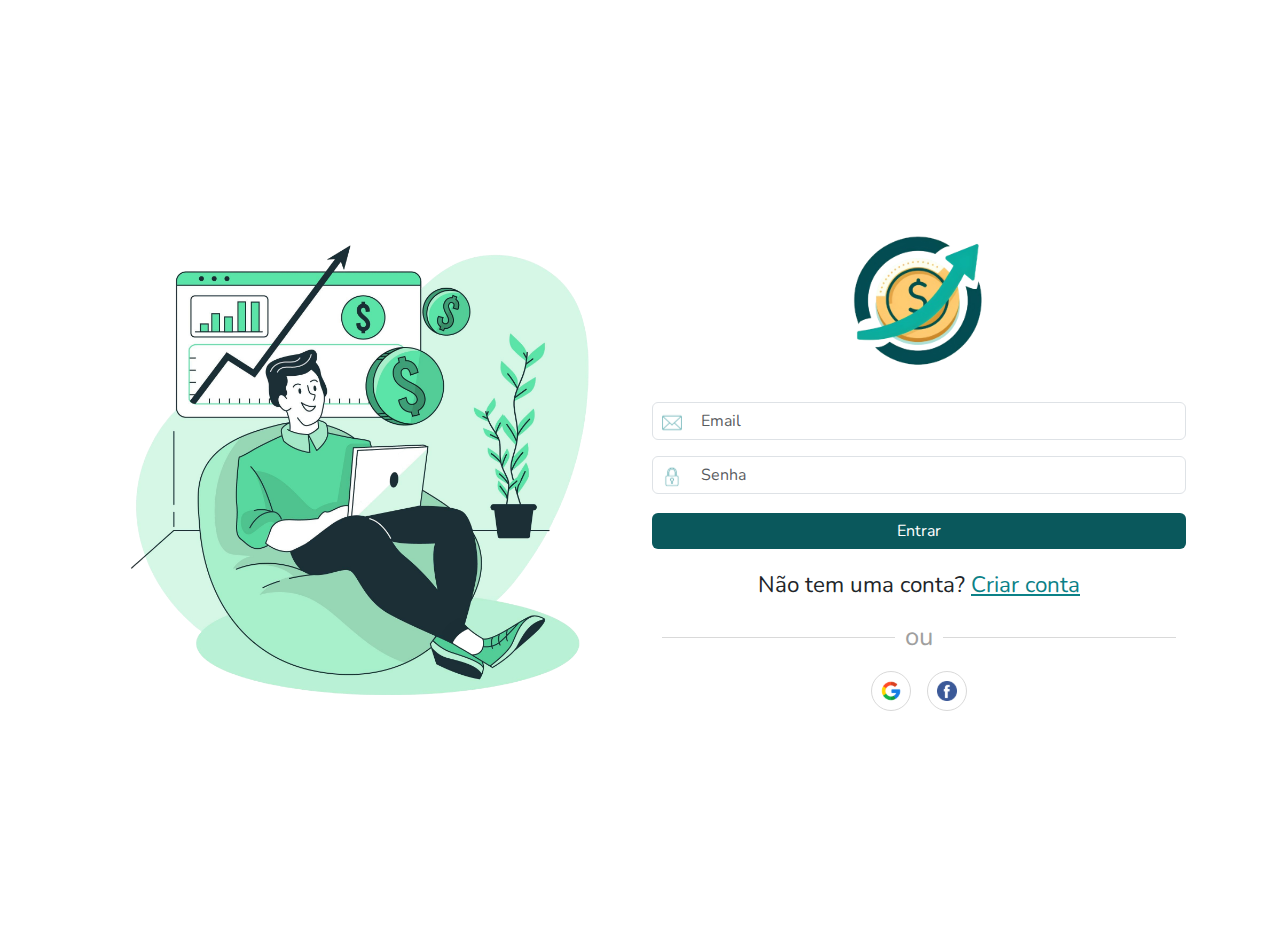
<file: index.html>
<!DOCTYPE html>
<html lang="pt-br">
<head>
<meta charset="UTF-8">
<meta name="viewport" content="width=device-width, initial-scale=1.0">
<link href="https://cdn.jsdelivr.net/npm/bootstrap@5.2.3/dist/css/bootstrap.min.css" rel="stylesheet">
<link rel="stylesheet" href="css/styleLogin.css">
<title>Login</title>
</head>
<body>
    <div class="container vh-100 d-flex align-items-center justify-content-center">
        <div class="row w-100 align-items-center">
            
            <div class="col-md-6 d-none d-md-flex justify-content-center">
                <img src="imagens/financas-ilustração.png" alt="Ilustração de Finanças" class="img-fluid">
            </div>
            
            <div class="col-md-6">
                <div class="text-center mb-4">
                    <img src="imagens/logo.svg" alt="Logo" class="img-fluid login-logo">
                </div>
                <form>
                    <div class="mb-3 position-relative">
                        <span class="login-icon">
                            <img src="imagens/email.svg" alt="Email Icon" width="20">
                        </span>
                        <input type="email" class="form-control ps-5" placeholder="Email">
                    </div>

                    <div class="mb-3 position-relative">
                        <span class="login-icon">
                            <img src="imagens/cadeado.svg" alt="Password Icon" width="20">
                        </span>
                        <input type="password" class="form-control ps-5" placeholder="Senha">
                    </div>

                    <a href="paginas/home.html" class="btn btn-primary w-100 text-decoration-none">Entrar</a>

                    <div class="text-center mt-3">
                        <small>Não tem uma conta? <a href="#">Criar conta</a></small>
                    </div>

                    <div class="login__separador">
                        <span>ou</span>
                    </div>

                    <div class="d-flex justify-content-center gap-3">
                        <div class="login__botao-icone">
                            <img src="imagens/google.svg" alt="Google Icon" width="20">
                        </div>
                        <div class="login__botao-icone">
                            <img src="imagens/facebook.svg" alt="Facebook Icon" width="20">
                        </div>
                    </div>
                </form>
            </div>
        </div>
    </div>

    <script src="https://cdn.jsdelivr.net/npm/bootstrap@5.2.3/dist/js/bootstrap.bundle.min.js"></script>
</body>
</html>
</file>
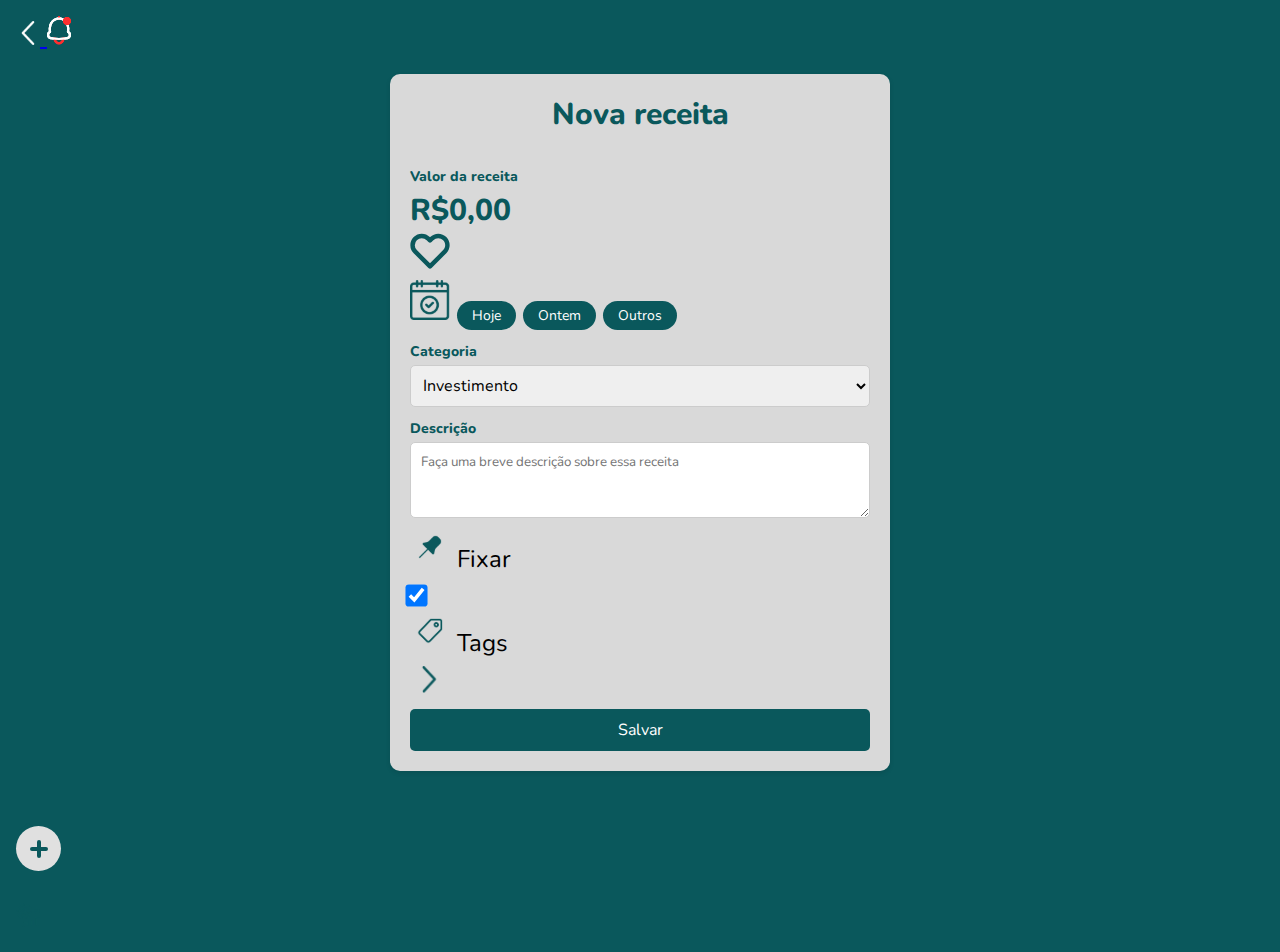
<file: paginas/criarReceita.html>
<!DOCTYPE html>
<html lang="pt-br">
<head>
<meta charset="UTF-8">
<meta name="viewport" content="width=device-width, initial-scale=1.0">
<link rel="stylesheet" href="../css/styleReceita.css">
<title>Orbita</title>
<link href="https://cdn.jsdelivr.net/npm/bootstrap@5.2.3/dist/css/bootstrap.min.css" rel="stylesheet" integrity="sha384-rbsA2VBKQhggwzxH7pPCaAqO46MgnOM80zW1RWuH61DGLwZJEdK2Kadq2F9CUG65" crossorigin="anonymous">
</head>
<body>
    <header class="container-fluid px-0">
        <nav class="d-flex justify-content-between align-items-center">
          <a href="home.html" class="btn btn-link d-flex align-items-center " aria-label="Voltar">
            <img src="../imagens/seta-esquerda.svg" alt="Voltar">
          </a>
          <a href="#" class="btn btn-link position-relative" aria-label="Notificações">
            <img src="../imagens/notificacao.svg" alt="Voltar">
          </a>
        </nav>
    </header>

    <main>
        <section class="formulario">
            <h1 class="formulario__titulo">Nova receita</h1>
            <form class="formulario__form">
    
                <div class="formulario__grupo d-flex justify-content-between align-items-center">
                    <div>
                        <label class="formulario__rotulo">Valor da receita</label>
                        <p class="formulario__valor">R$0,00</p>
                    </div>
                    <button type="button" class="formulario__botao-icone">
                        <img src="../imagens/coracao.svg" alt="Favoritar" class="formulario__icone">
                    </button>
                </div>
    
                <div class="formulario__grupo d-flex align-items-center justify-content-start gap-3">
                    <img src="../imagens/calendario.svg" alt="Calendário" class="formulario__icone">
                    <button type="button" class="botao botao--arredondado botao--pequeno">Hoje</button>
                    <button type="button" class="botao botao--arredondado botao--pequeno">Ontem</button>
                    <button type="button" class="botao botao--arredondado botao--pequeno">Outros</button>
                </div>
    
                <div class="formulario__grupo">
                    <label for="categoria" class="formulario__rotulo mb-2 mt-3">Categoria</label>
                    <select id="categoria" class="formulario__select w-100">
                        <option value="investimento">Investimento</option>
                        <option value="salario">Salário</option>
                        <option value="outros">Outros</option>
                    </select>
                </div>
    
                <div class="formulario__grupo">
                    <label for="descricao" class="formulario__rotulo mb-2 mt-3">Descrição</label>
                    <textarea id="descricao" class="formulario__descricao" rows="3" placeholder="Faça uma breve descrição sobre essa receita"></textarea>
                </div>
    
                <div class="formulario__grupo d-flex justify-content-between align-items-center">
                    <div class="d-flex align-items-center">
                        <img src="../imagens/fixado.svg" alt="Pin" class="formulario__icone me-2">
                        <span class="formulario__texto">Fixar</span>
                    </div>
                    <div class="formulario__grupo-interruptor form-check form-switch">
                        <input class="form-check-input formulario__grupo-input me-3" type="checkbox" role="switch" id="flexSwitchCheckChecked" checked>
                    </div>                
                </div>
    
                <div class="formulario__grupo d-flex justify-content-between align-items-center">
                    <div class="d-flex align-items-center">
                        <img src="../imagens/tag.svg" alt="Tag" class="formulario__icone formulario__icone--pequeno me-2">
                        <span class="formulario__texto">Tags</span>
                    </div>
                    <button type="button" class="formulario__botao-icone">
                        <img src="../imagens/seta-direita.svg" alt="Seta" class="formulario__icone formulario__icone--pequeno">
                    </button>
                </div>
    
                <button type="submit" class="botao botao--grande botao--azul">Salvar</button>
            </form>
        </section>
    </main>

    <footer class="bg-light border-top fixed-bottom mt-5">
        <div class="d-flex justify-content-around py-1">
            <a href="home.html" class="btn d-flex flex-column align-items-center">
                <img src="../imagens/home.svg" alt="Home" width="24">
            </a>
            <a href="criarReceita.html" class="btn nova-receita d-flex flex-column align-items-center icone-nova">
                <img src="../imagens/nova.svg" alt="Adicionar Receita">
            </a>
            <a href="relatorios.html" class="btn d-flex flex-column align-items-center">
                <img src="../imagens/relatorio.svg" alt="Relatórios" width="24">
            </a>
        </div>
    </footer>

    <script src="https://cdn.jsdelivr.net/npm/bootstrap@5.2.3/dist/js/bootstrap.bundle.min.js" integrity="sha384-kenU1KFdBIe4zVF0s0G1M5b4hcpxyD9F7jL+jjXkk+Q2h455rYXK/7HAuoJl+0I4" crossorigin="anonymous"></script>
</body>
</html>
</file>
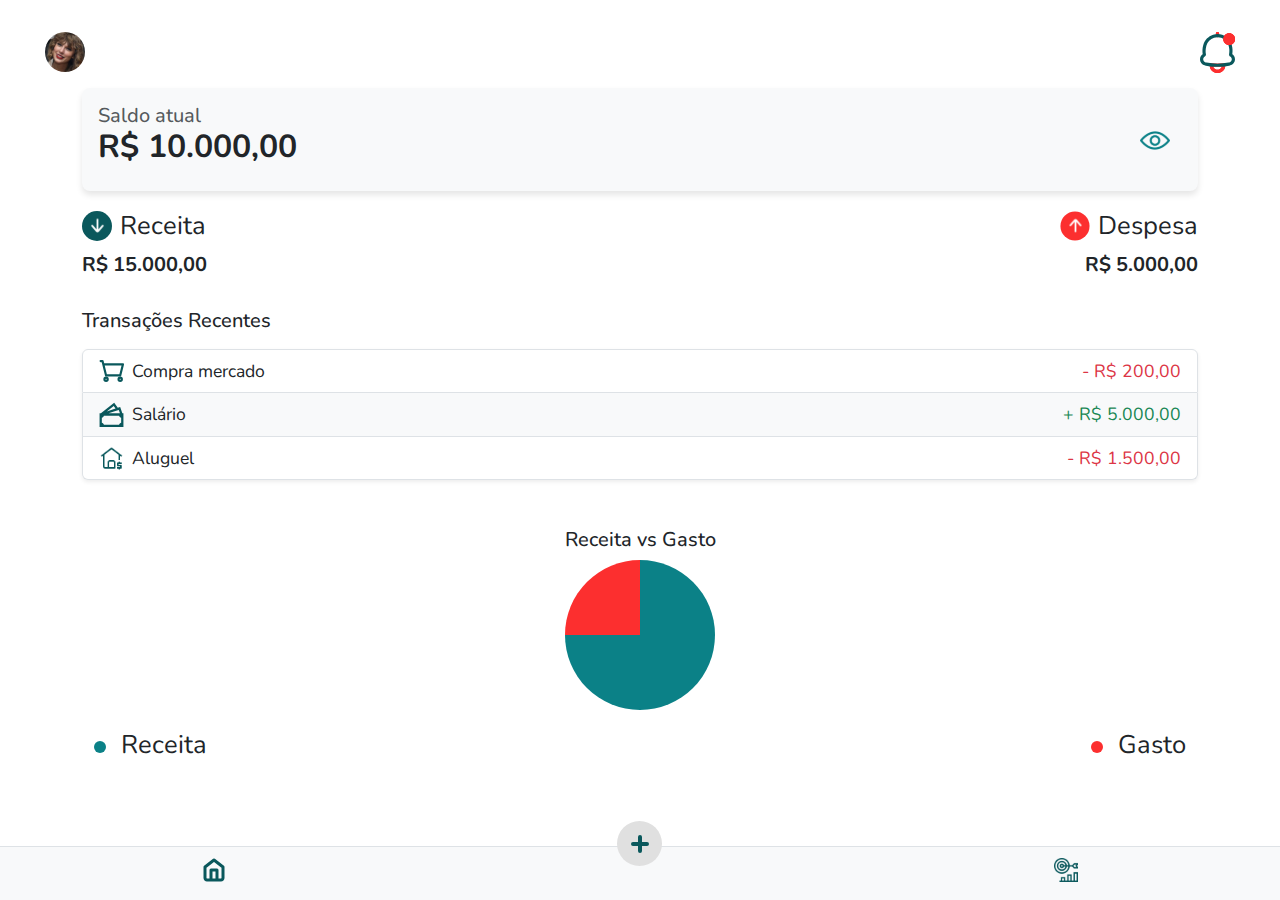
<file: paginas/home.html>
<!DOCTYPE html>
<html lang="pt-br">
<head>
<meta charset="UTF-8">
<meta name="viewport" content="width=device-width, initial-scale=1.0">
<title>Orbita - Home</title>
<link href="https://cdn.jsdelivr.net/npm/bootstrap@5.2.3/dist/css/bootstrap.min.css" rel="stylesheet">
<link rel="stylesheet" href="../css/styleHome.css">
</head>
<body>
    <header class="container-fluid px-3 py-2">
        <nav class="d-flex justify-content-between align-items-center">
            <a href="../index.html" class="btn btn-link d-flex align-items-center" aria-label="Voltar">
                <img src="../imagens/foto-perfil.svg" alt="Foto de perfil" width="40">
            </a>
            <a href="#" class="btn btn-link position-relative" aria-label="Notificações">
                <img src="../imagens/notificacao-clara.svg" alt="Notificações" width="35">
            </a>
        </nav>
    </header>

    <main class="container container-grafico">
        <div class="saldo">
            <div>
                <h5 class="mb-0 text-muted">Saldo atual</h5>
                <h2 class="fw-bold text-dark">R$ 10.000,00</h2>
            </div>
            <button class="btn btn-outline-secondary">
                <img src="../imagens/visualizacao.svg" alt="Ícone de Olho" width="30">
            </button>
        </div>

        <div class="info-financeira">
            <div class="info-financeira__item">
                <div class="d-flex align-items-center">
                    <img class="icone" src="../imagens/receita.svg" alt="Seta para cima" width="30">
                    <span>Receita</span>
                </div>
                <h5 class="fw-bold mt-2">R$ 15.000,00</h5>
            </div>

            <div class="info-financeira__item info-financeira__item--direita">
                <div class="d-flex align-items-center justify-content-end">
                    <img class="icone" src="../imagens/despesa.svg" alt="Seta para baixo" width="30">
                    <span>Despesa</span>
                </div>
                <h5 class="fw-bold mt-2">R$ 5.000,00</h5>
            </div>
        </div>

        <div class="mt-4 transacoes-recentes">
            <h5 class="mb-3 text-dark">Transações Recentes</h5>
            <ul class="list-group shadow-sm">
                <li class="list-group-item d-flex justify-content-between align-items-center transacao-item">
                    <div class="d-flex align-items-center">
                        <img src="../imagens/mercado.svg" alt="Compra Mercado" class="icone-transacao">
                        <span class="ms-2 tamanho-sm">Compra mercado</span>
                    </div>
                    <span class="text-danger tamanho-sm">- R$ 200,00</span>
                </li>
                <li class="list-group-item d-flex justify-content-between align-items-center transacao-item bg-light">
                    <div class="d-flex align-items-center">
                        <img src="../imagens/salario.svg" alt="Salário" class="icone-transacao">
                        <span class="ms-2 tamanho-sm">Salário</span>
                    </div>
                    <span class="text-success tamanho-sm">+ R$ 5.000,00</span>
                </li>
                <li class="list-group-item d-flex justify-content-between align-items-center transacao-item">
                    <div class="d-flex align-items-center">
                        <img src="../imagens/aluguel-de-casa.png" alt="Aluguel" class="icone-transacao">
                        <span class="ms-2 tamanho-sm">Aluguel</span>
                    </div>
                    <span class="text-danger tamanho-sm">- R$ 1.500,00</span>
                </li>
            </ul>
        </div>        

        <div class="container mt-5">
            <h5 class="text-center">Receita vs Gasto</h5>
            <div class="d-flex justify-content-center">
                <div class="grafico-pizza">
                    <div class="fatia fatia-receita"></div>
                    <div class="fatia fatia-gasto"></div>
                </div>
            </div>
            <div class="d-flex justify-content-between mt-3">
                <div>
                    <span class="dot dot-receita"></span> Receita
                </div>
                <div>
                    <span class="dot dot-gasto"></span> Gasto
                </div>
            </div>
        </div>
    </main>

    <footer class="bg-light border-top fixed-bottom mt-5">
        <div class="d-flex justify-content-around py-1">
            <a href="home.html" class="btn d-flex flex-column align-items-center">
                <img src="../imagens/home.svg" alt="Home" width="24">
            </a>
            <a href="criarReceita.html" class="btn nova-receita d-flex flex-column align-items-center icone-nova">
                <img src="../imagens/nova.svg" alt="Adicionar Receita">
            </a>
            <a href="relatorios.html" class="btn d-flex flex-column align-items-center">
                <img src="../imagens/relatorio.svg" alt="Relatórios" width="24">
            </a>
        </div>
    </footer>
    <script src="https://cdn.jsdelivr.net/npm/bootstrap@5.2.3/dist/js/bootstrap.bundle.min.js"></script>
</body>

</html>
</file>
<file: css/styleLogin.css>
@import url('https://fonts.googleapis.com/css2?family=Nunito:ital,wght@0,200..1000;1,200..1000&display=swap');
:root {
    --cor-principal: #0A585C; 
    --cor-branca: #FFFFFF;   
    --cor-alerta: #FC2F2F;   
    --cor-secundaria: #0B8187; 
    --cor-cinza-claro: #D9D9D9; 
    --cor-preto: #000000;    
    --cor-cinza-escuro: #262525; 
    --cor-cinza-medio: #9F9F9F;  
    --cor-cinza-muito-claro: #ccc;
}

*{
    margin: 0;
    padding: 0;
    box-sizing: border-box;
    font-family: "Nunito", sans-serif;
}

body {
    padding: 1rem;
    font-family: calibri;
    font-size: 1.6rem;
    background-color: var(--cor-branca) !important;
    overflow: auto;  
}

.login__logo { 
    max-width: 100%;
    height: auto;
}

.login-logo {
    max-width: 150px;
}

.login-icon {
    position: absolute;
    left: 10px;
    top: 50%;
    transform: translateY(-50%);
}


.login__grupo-input {
    position: relative;
}

.login__icone-input {
    position: absolute;
    left: 10px;
    top: 50%;
    transform: translateY(-50%);
    color: var(--cor-cinza-medio);
}

.login__campo {
    padding-left: 35px;
    border: 1px solid var(--cor-cinza-claro);
    border-radius: 5px;
}

.login__separador {
    display: flex;
    align-items: center;
    text-align: center;
    margin: 15px 0;
    color: var(--cor-cinza-medio);
}

.login__separador::before,
.login__separador::after {
    content: '';
    flex: 1;
    border-bottom: 1px solid var(--cor-cinza-claro);
    margin: 0 10px;
}

.login__botao-icone {
    border: 1px solid var(--cor-cinza-claro);
    border-radius: 50%;
    width: 40px;
    height: 40px;
    display: flex;
    align-items: center;
    justify-content: center;
    cursor: pointer;
}

.btn.btn-primary {
    background-color: var(--cor-principal) !important;
    border: none;
    color: var(--cor-branca);
}

a {
    color: var(--cor-secundaria);
}
</file>
<file: css/styleReceita.css>
@import url('https://fonts.googleapis.com/css2?family=Nunito:ital,wght@0,200..1000;1,200..1000&display=swap');
:root {
    --cor-principal: #0A585C; 
    --cor-branca: #FFFFFF;   
    --cor-alerta: #FC2F2F;   
    --cor-secundaria: #0B8187; 
    --cor-cinza-claro: #D9D9D9; 
    --cor-preto: #000000;    
    --cor-cinza-escuro: #262525; 
    --cor-cinza-medio: #9F9F9F;  
    --cor-cinza-muito-claro: #ccc;
}

*{
    margin: 0;
    padding: 0;
    box-sizing: border-box;
    font-family: "Nunito", sans-serif;
}

body {
    padding: 1rem;
    font-family: calibri;
    font-size: 1.6rem;
    background-color: var(--cor-principal) !important;
    overflow: auto;  
}

.formulario {
    background-color: var(--cor-cinza-claro);
    border-radius: 10px;
    padding: 20px;
    max-width: 500px;
    margin: 20px auto;
    box-shadow: 0 2px 5px rgba(0, 0, 0, 0.1);
}

.formulario__titulo {
    text-align: center;
    font-size: 30px;
    font-weight: 800;
    margin-bottom: 20px;
    color: var(--cor-principal);
}

.formulario__texto{
    font-size: 1.5rem;
}

.formulario__rotulo {
    font-size: 14px;
    font-weight: 800;
    color: var(--cor-principal);
}

.formulario__select {
    width: 100%; 
    padding: 8px;
    font-size: 16px; 
    border: 1px solid var(--cor-cinza-muito-claro);
    border-radius: 5px;
}

.formulario__valor {
    font-size: 30px;
    font-weight: 800;
    color: var(--cor-principal);
}

.formulario__descricao {
    width: 100%;
    padding: 10px;
    border-radius: 5px;
    border: 1px solid var(--cor-cinza-muito-claro);
}

.formulario__grupo__lado-esquerdo {
    display: flex;
    align-items: center;
}

.formulario__grupo-input {
    transform: scale(1.7); 
    background-color: var(--cor-principal) !important; 
    border-color: var(--cor-principal) !important;
}

.botao {
    border: none;
    border-radius: 5px;
    cursor: pointer;
    padding: 10px 20px;
    font-size: 16px; 
}

.formulario__botao-icone{
    border: none;
    background-color: var(--cor-cinza-claro);
}

.formulario__icone--pequeno {
    transform: scale(0.7); 
    object-fit: contain;
}

.botao--arredondado {
    background-color: var(--cor-principal);
    color: var(--cor-branca);
    border-radius: 20px;
}

.botao--azul {
    background-color: var(--cor-principal);
    color: var(--cor-branca);
    width: 100%;
}

.botao--pequeno {
    padding: 5px 15px;
    font-size: 14px;
}

.formulario__icone {
    width: 40px;
    height: 40px;
}

.nova-receita {
    position: relative;
    padding: 0;
}

.icone-nova {
    width: 45px; 
    height: 45px; 
    border-radius: 50% !important;
    background-color: rgb(224, 224, 224) !important; 
    object-fit: cover;
    position: relative;
    display: flex;
    align-items: center;
    justify-content: center;
}

.icone-nova {
    transform: translateY(-30px); 
}

.icone-transacao {
    width: 25px; 
    height: 25px; 
    object-fit: contain;
}

main{
    margin-bottom: 50px;
}
</file>
<file: css/styleHome.css>
@import url('https://fonts.googleapis.com/css2?family=Nunito:ital,wght@0,200..1000;1,200..1000&display=swap');
:root {
    --cor-principal: #0A585C; 
    --cor-branca: #FFFFFF;   
    --cor-alerta: #FC2F2F;   
    --cor-secundaria: #0B8187; 
    --cor-cinza-claro: #D9D9D9; 
    --cor-preto: #000000;    
    --cor-cinza-escuro: #262525; 
    --cor-cinza-medio: #9F9F9F;  
    --cor-cinza-muito-claro: #ccc;
}

*{
    margin: 0;
    padding: 0;
    box-sizing: border-box;
    font-family: "Nunito", sans-serif;
}

body {
    padding: 1rem;
    font-family: calibri;
    font-size: 1.6rem;
    background-color: var(--cor-branca) !important;  
    overflow: auto;
}

button{
    border: none !important;
}

.saldo {
    display: flex;
    justify-content: space-between;
    align-items: center;
    padding: 1rem;
    background-color: #f8f9fa;
    border-radius: 8px;
    box-shadow: 0 4px 6px rgba(0, 0, 0, 0.1);
}

.info-financeira {
    display: flex;
    justify-content: space-between;
    margin-top: 1rem;
}

.info-financeira__item {
    display: flex;
    flex-direction: column;
    align-items: flex-start;
}

.info-financeira__item--direita {
    align-items: flex-end;
}

.icone {
    margin-right: 0.5rem;
}

.grafico-pizza {
    width: 150px;
    height: 150px;
    border-radius: 50%;
    position: relative;
    background: conic-gradient(var(--cor-secundaria) 0% 75%, var(--cor-alerta) 75% 100%);
}

.container-grafico {
    margin-bottom: 50px; 
}

.dot {
    display: inline-block;
    width: 12px;
    height: 12px;
    border-radius: 50%;
    margin-right: 8px;
}

.dot-receita {
    background-color: var(--cor-secundaria);
}

.dot-gasto {
    background-color: var(--cor-alerta);
}

.nova-receita {
    position: relative;
    padding: 0;
}

.icone-nova {
    width: 45px; 
    height: 45px; 
    border-radius: 50%;
    background-color: rgb(224, 224, 224); 
    object-fit: cover;
    position: relative;
    display: flex;
    align-items: center;
    justify-content: center;
}

.icone-nova {
    transform: translateY(-30px); 
}

.icone-transacao {
    width: 25px; 
    height: 25px; 
    object-fit: contain;
}

.tamanho-sm {
    font-size: 1.1rem;
}
</file>
